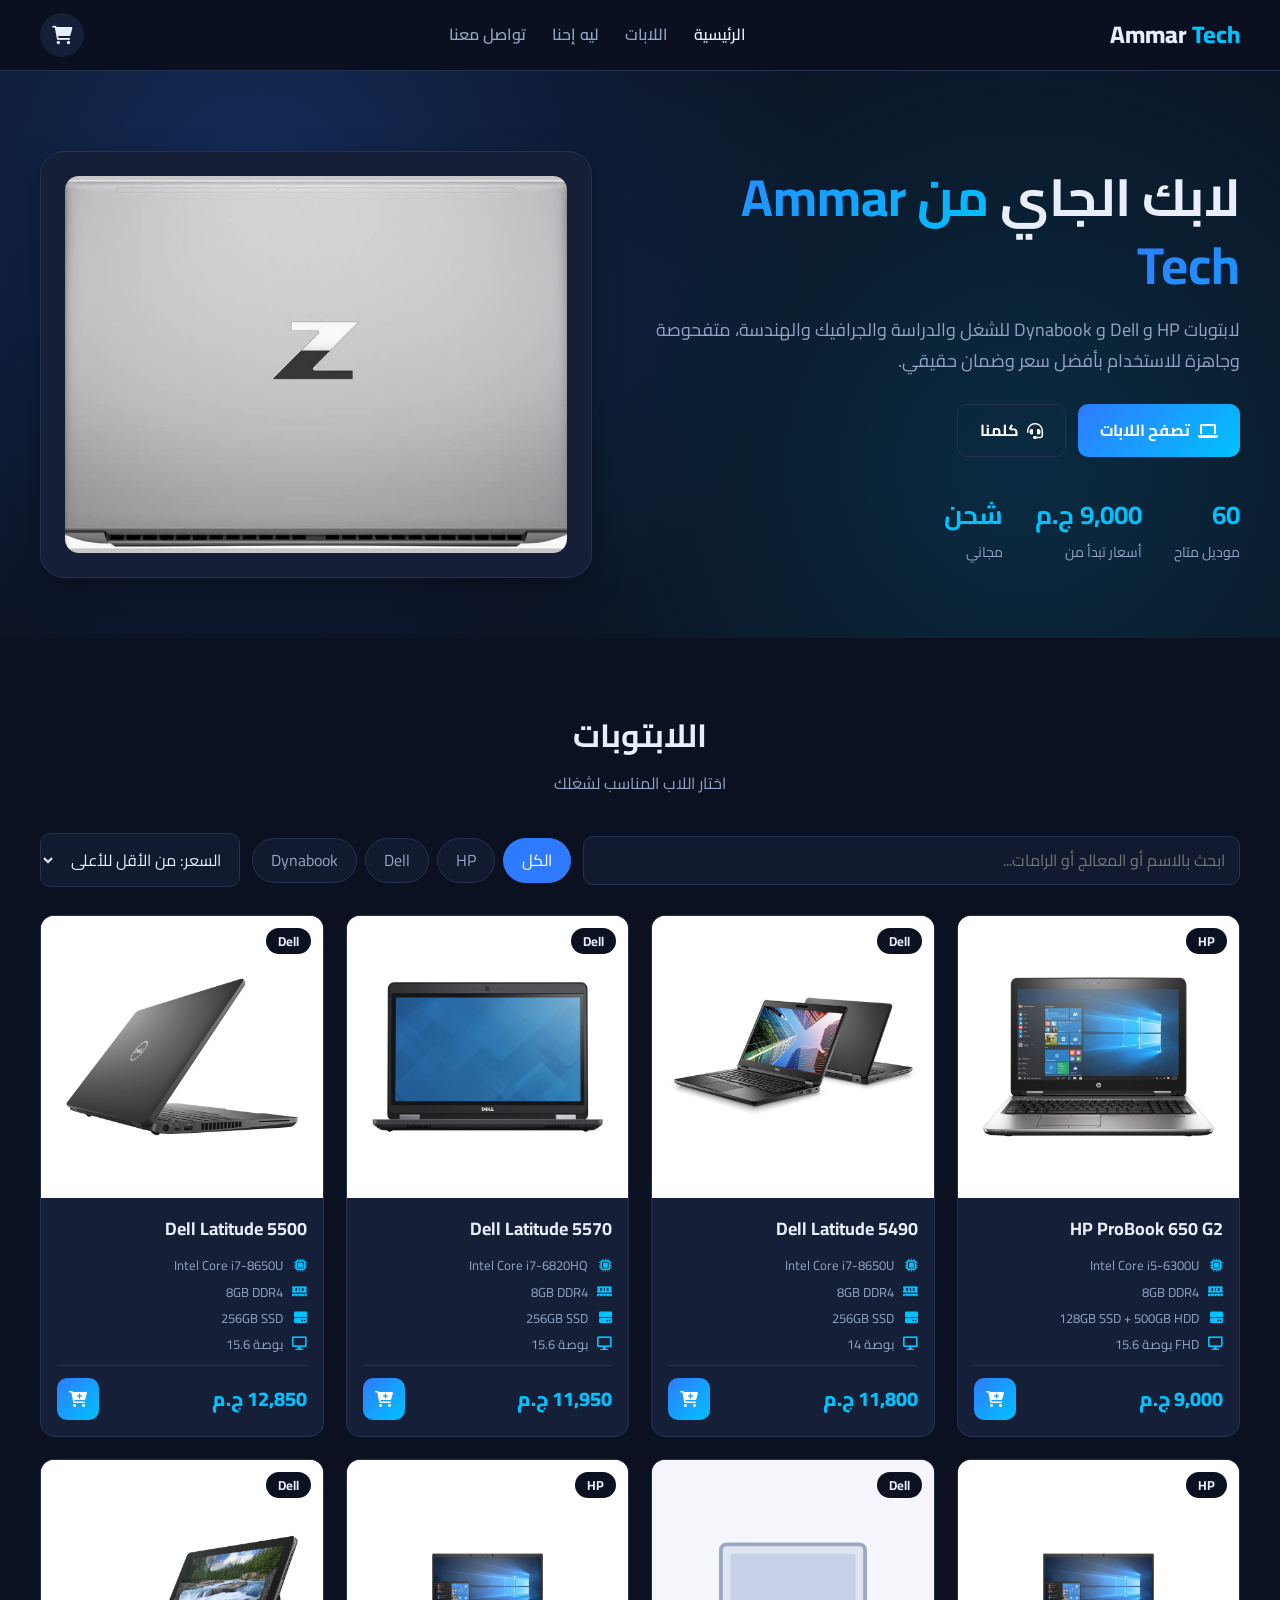
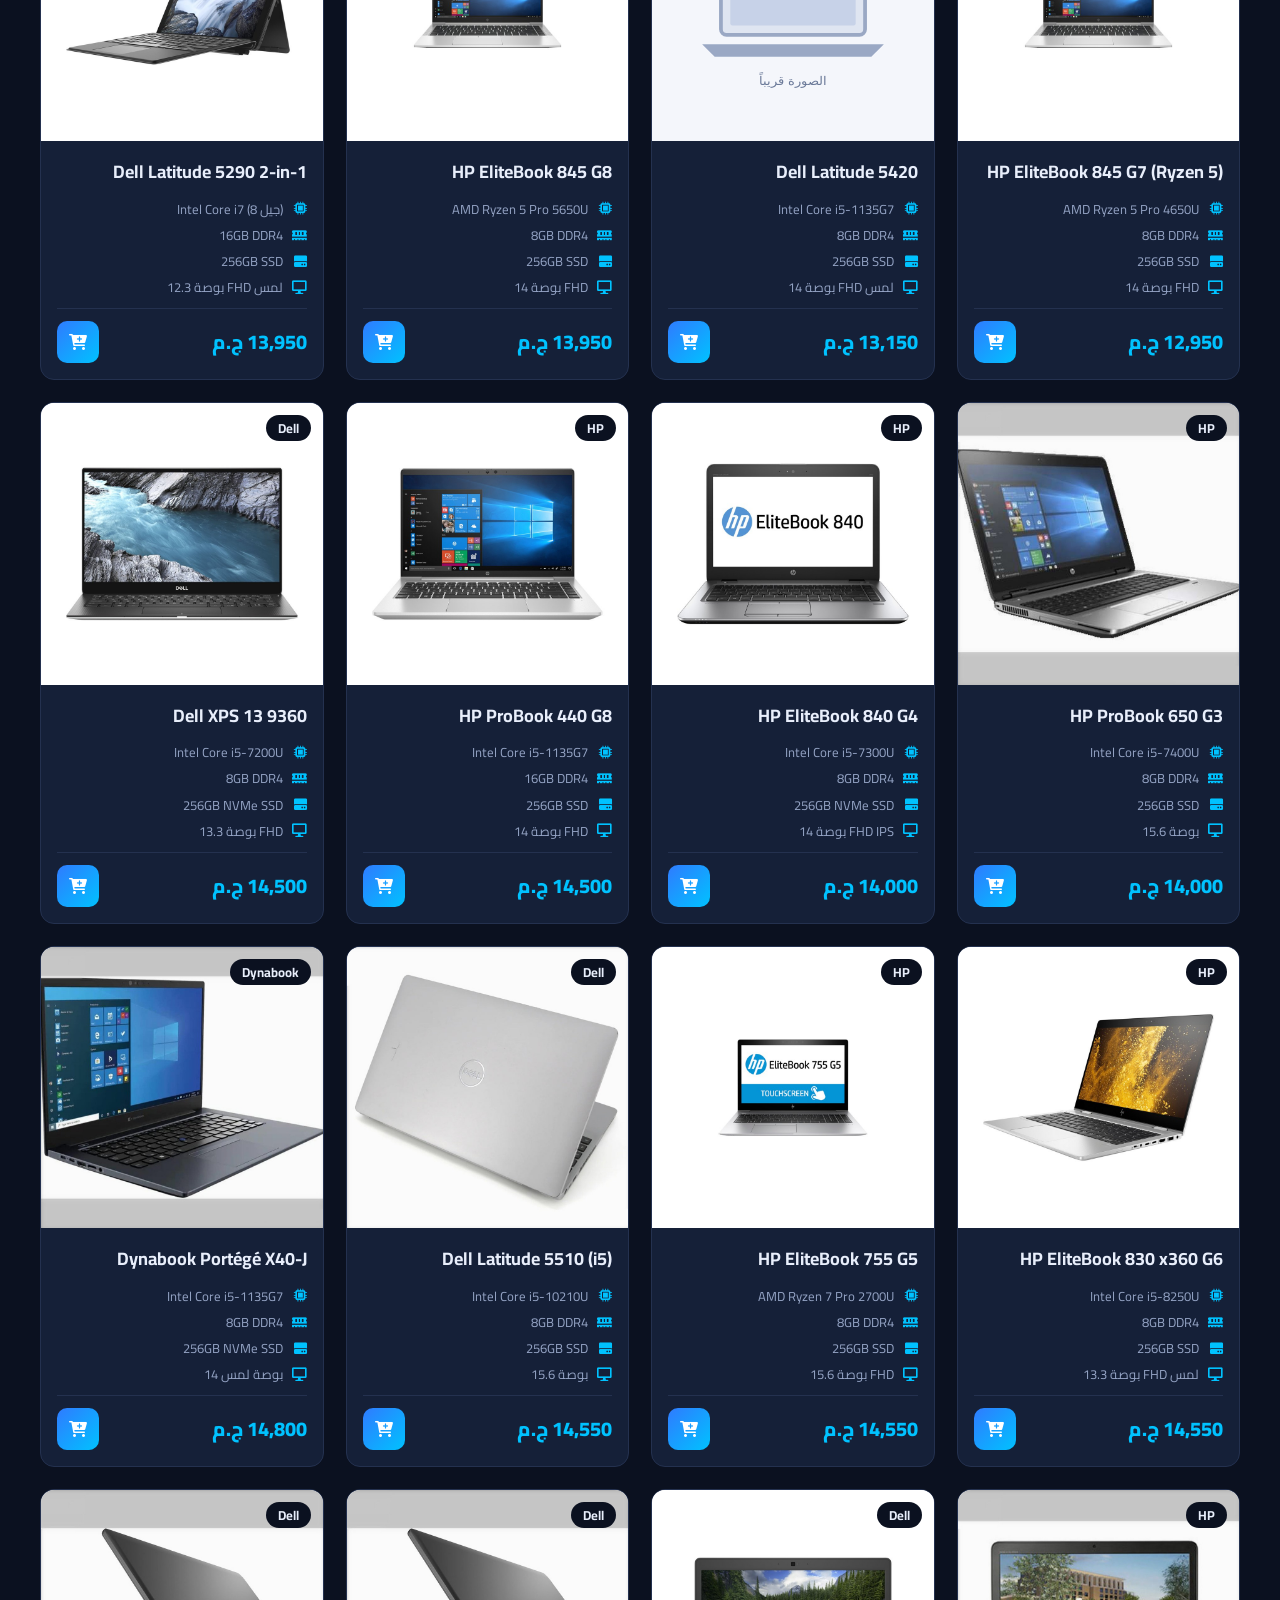
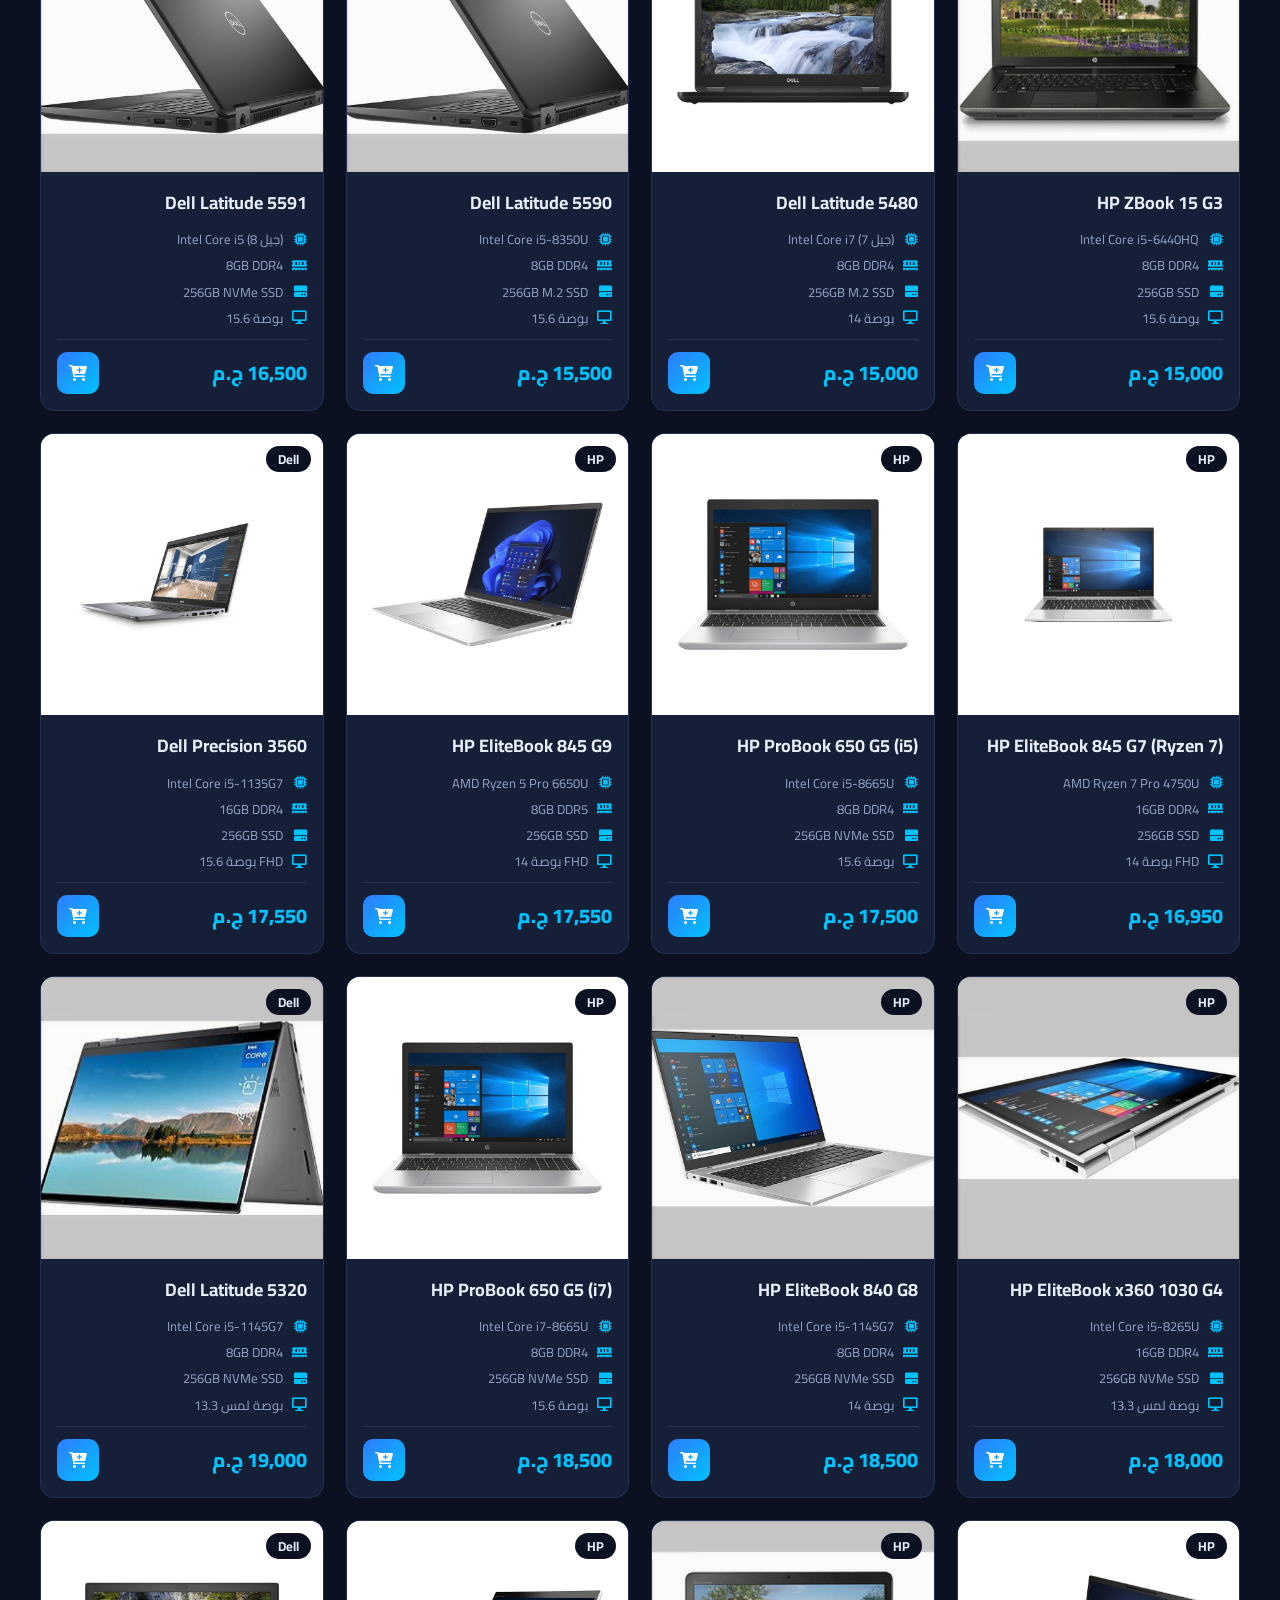
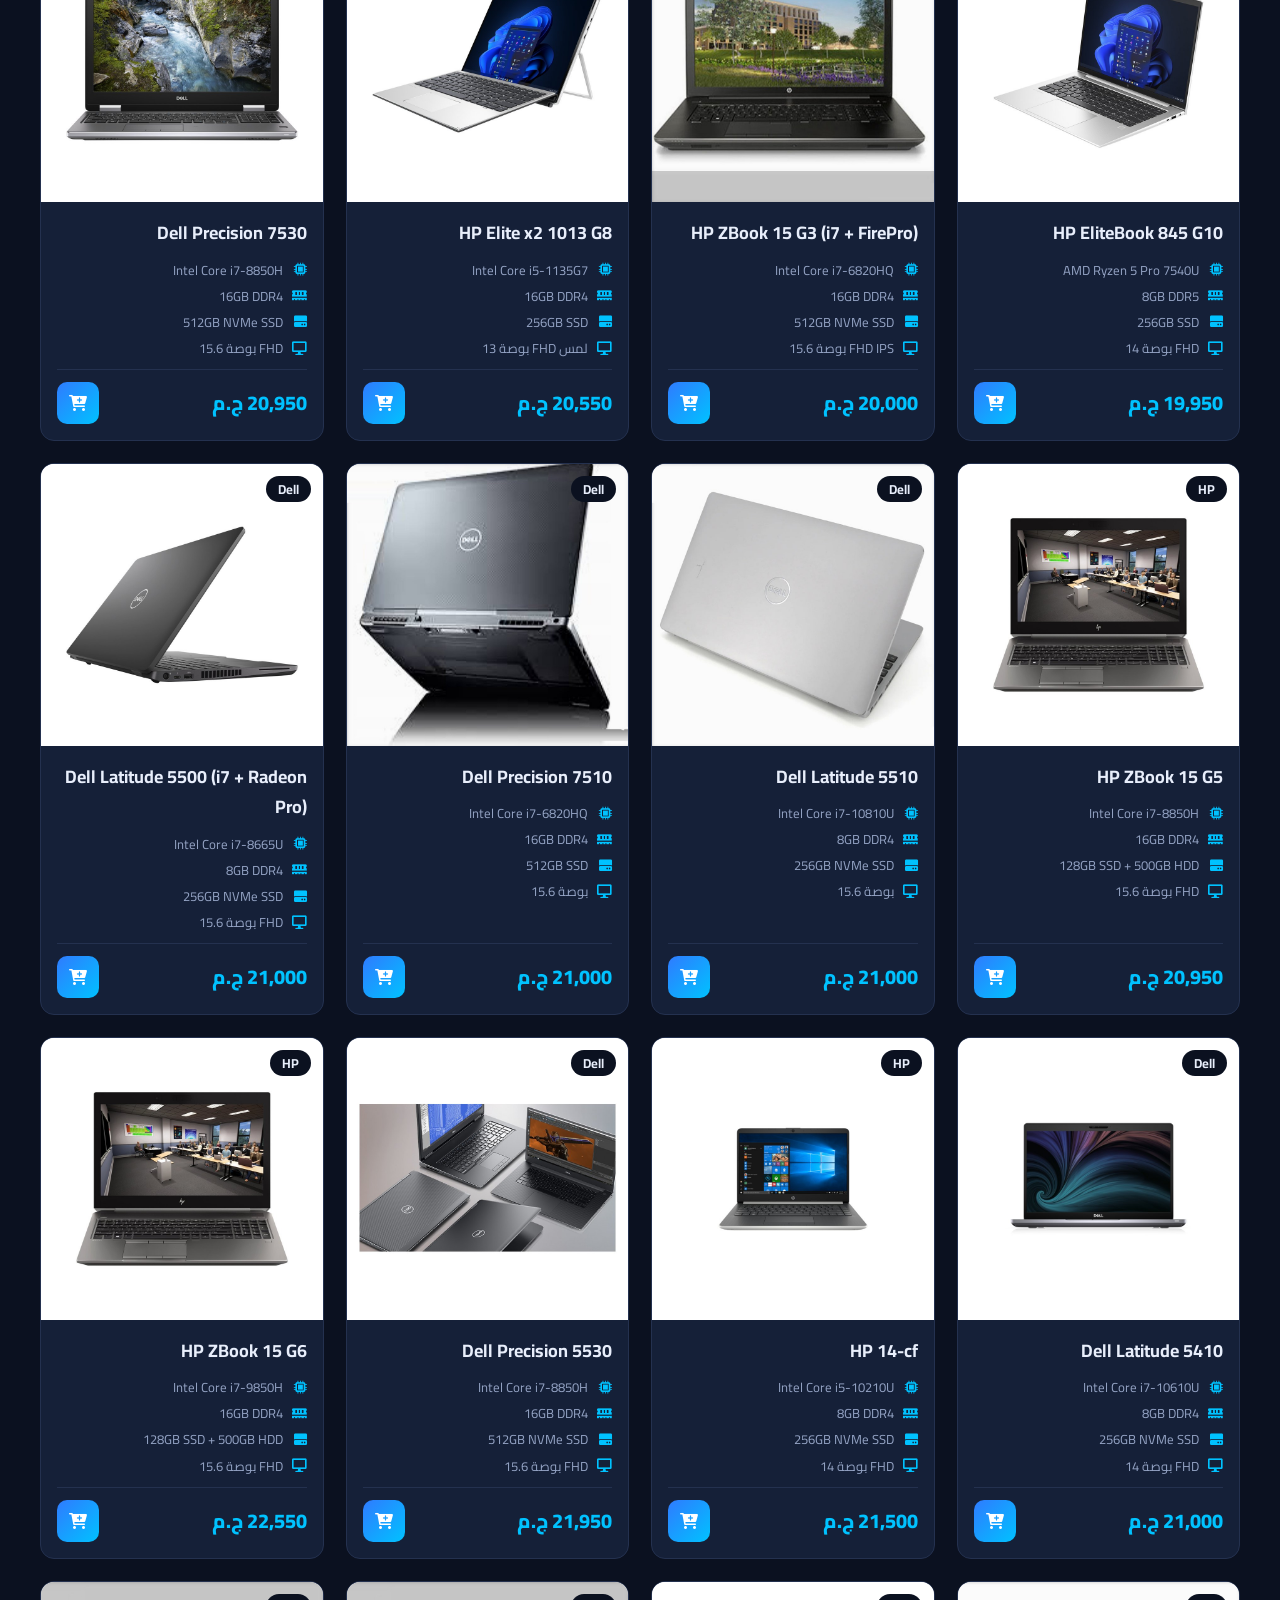
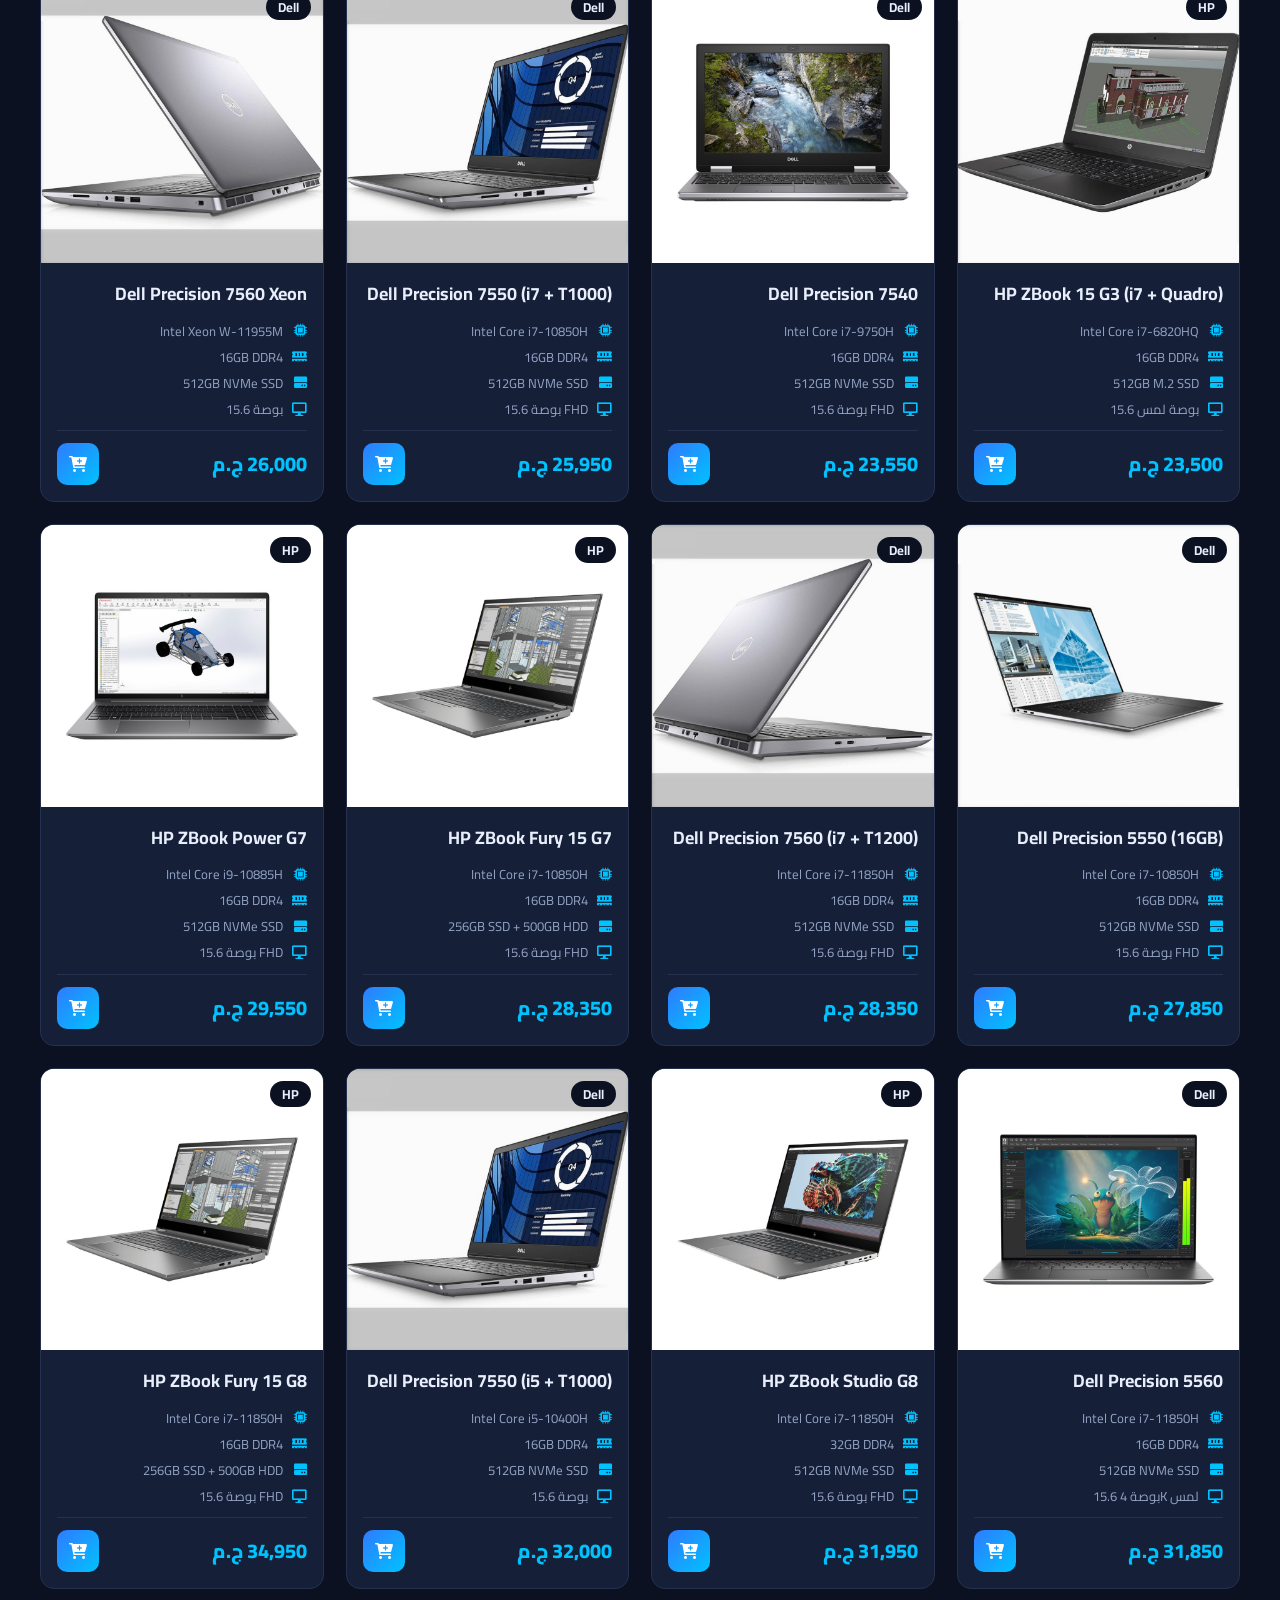
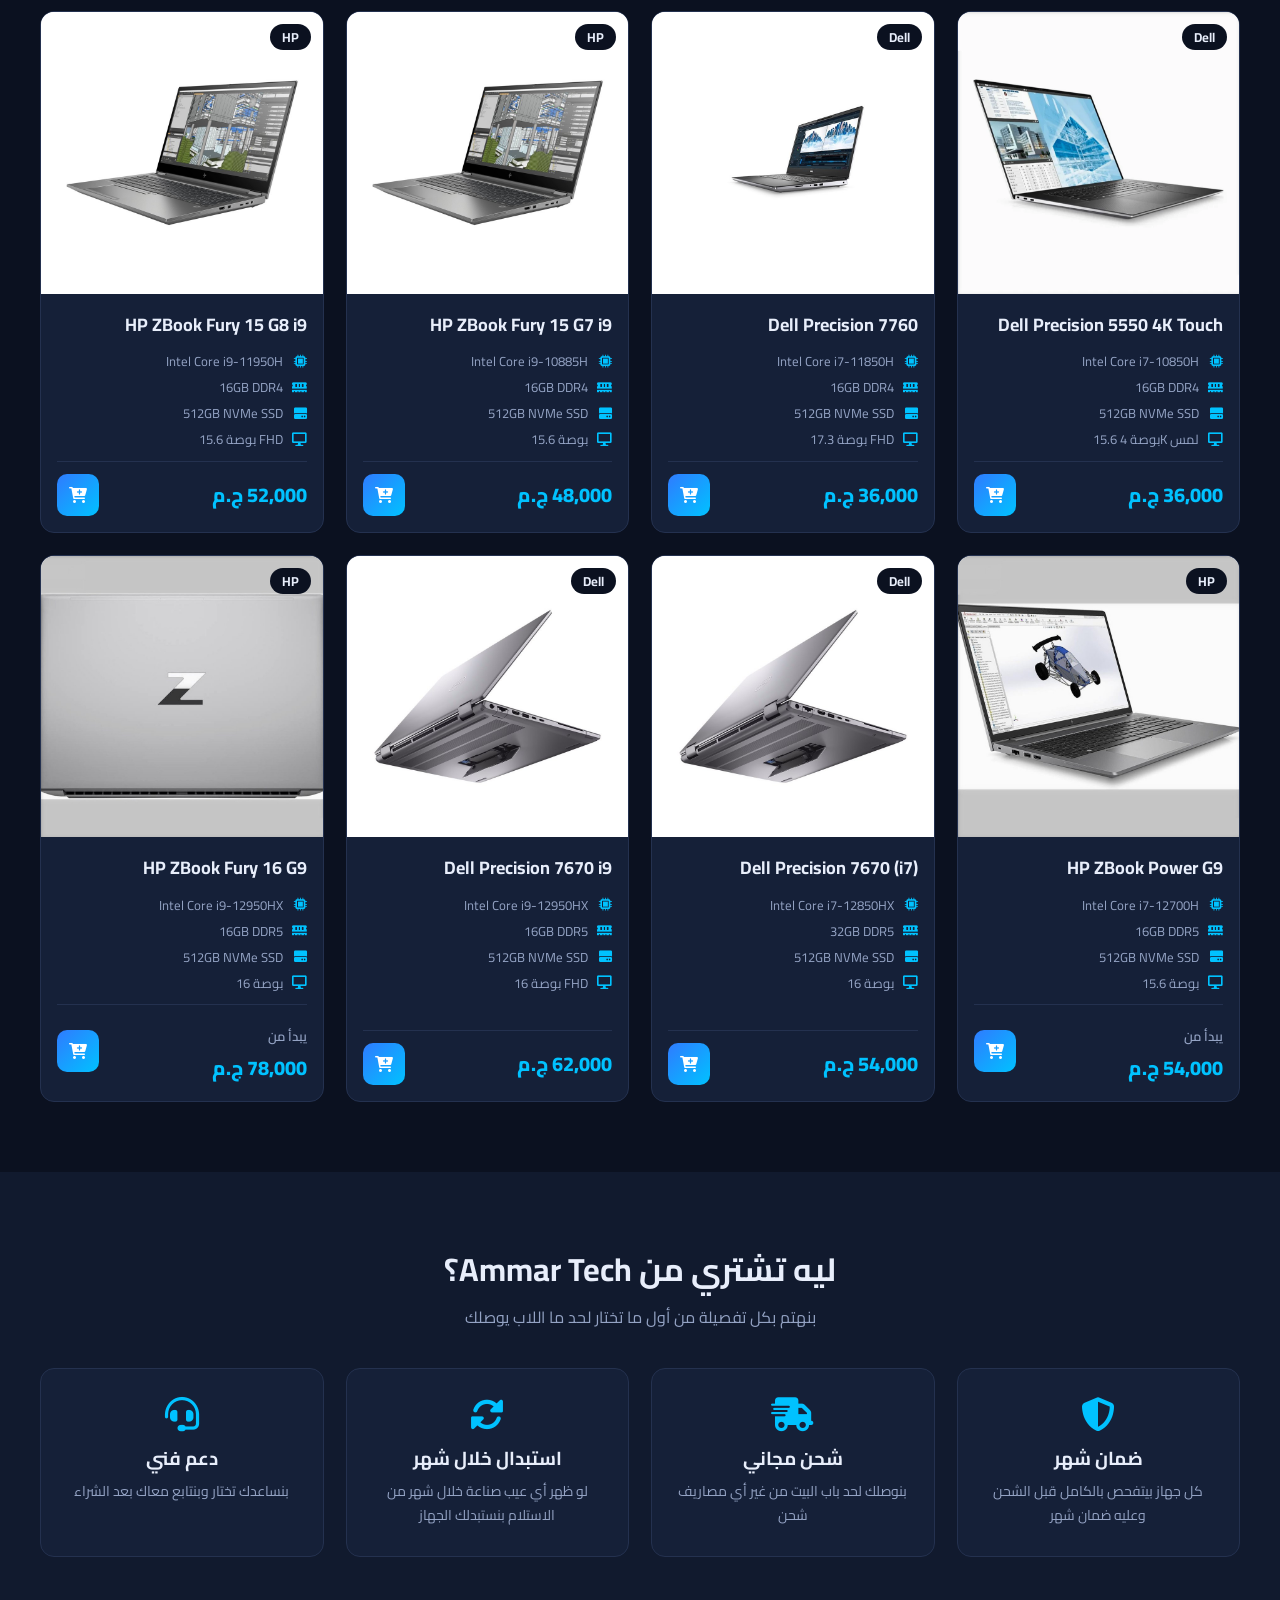
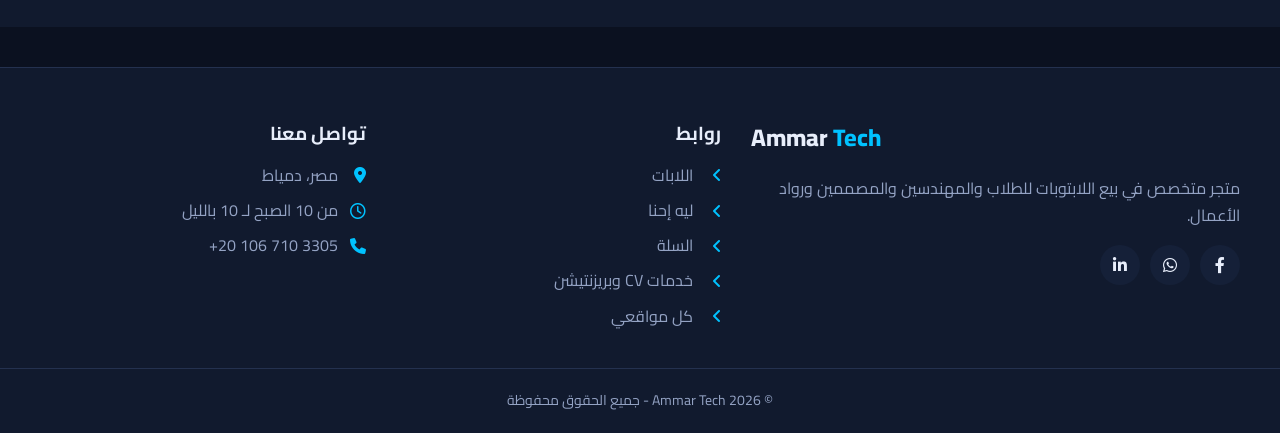
<file: index.html>
<!DOCTYPE html>
<html lang="ar" dir="rtl">
  <head>
    <meta charset="UTF-8" />
    <meta name="viewport" content="width=device-width, initial-scale=1.0" />
    <title>Ammar Tech | لابتوبات بأفضل سعر</title>
    <meta name="description" content="Ammar Tech - متجر لابتوبات HP و Dell و Dynabook بضمان وأفضل سعر في مصر" />
    <link rel="stylesheet" href="css/all.min.css" />
    <link rel="preconnect" href="https://fonts.googleapis.com" />
    <link rel="preconnect" href="https://fonts.gstatic.com" crossorigin />
    <link href="https://fonts.googleapis.com/css2?family=Cairo:wght@400;600;700;800&display=swap" rel="stylesheet" />
    <link rel="stylesheet" href="css/style.css?v=20261108b" />
  </head>
  <body>
    <!-- Start Header -->
    <header class="header">
      <div class="container">
        <a href="index.html" class="logo">Ammar <span>Tech</span></a>
        <nav class="nav">
          <a href="#home" class="active">الرئيسية</a>
          <a href="#laptops">اللابات</a>
          <a href="#why-us">ليه إحنا</a>
          <a href="#contact">تواصل معنا</a>
        </nav>
        <a href="cart.html" class="cart-link" title="السلة">
          <i class="fa-solid fa-cart-shopping"></i>
          <span class="cart-count"></span>
        </a>
      </div>
    </header>
    <!-- End Header -->

    <!-- Start Hero -->
    <section class="hero" id="home">
      <div class="container">
        <div>
          <h1>لابك الجاي <span>من Ammar Tech</span></h1>
          <p>
            لابتوبات HP و Dell و Dynabook للشغل والدراسة والجرافيك والهندسة، متفحوصة وجاهزة
            للاستخدام بأفضل سعر وضمان حقيقي.
          </p>
          <div class="actions">
            <a href="#laptops" class="btn"><i class="fa-solid fa-laptop"></i> تصفح اللابات</a>
            <a href="#contact" class="btn outline"><i class="fa-solid fa-headset"></i> كلمنا</a>
          </div>
          <div class="stats">
            <div><b id="count-laptops"></b><span>موديل متاح</span></div>
            <div><b id="min-price"></b><span>أسعار تبدأ من</span></div>
            <div><b>شحن</b><span>مجاني</span></div>
          </div>
        </div>
        <div class="hero-img">
          <img src="images/laptops/laptop-299-1.jpg" alt="HP ZBook Fury 16 G9" />
        </div>
      </div>
    </section>
    <!-- End Hero -->

    <!-- Start Laptops -->
    <section class="section" id="laptops">
      <div class="container">
        <h2 class="section-title">اللابتوبات</h2>
        <p class="section-sub">اختار اللاب المناسب لشغلك</p>
        <div class="filters">
          <input type="search" id="search" placeholder="ابحث بالاسم أو المعالج أو الرامات..." />
          <div class="chips" id="brand-chips"></div>
          <select id="sort" title="ترتيب">
            <option value="low">السعر: من الأقل للأعلى</option>
            <option value="high">السعر: من الأعلى للأقل</option>
          </select>
        </div>
        <div class="grid" id="laptops-grid"></div>
      </div>
    </section>
    <!-- End Laptops -->

    <!-- Start Why Us -->
    <section class="section features" id="why-us">
      <div class="container">
        <h2 class="section-title">ليه تشتري من Ammar Tech؟</h2>
        <p class="section-sub">بنهتم بكل تفصيلة من أول ما تختار لحد ما اللاب يوصلك</p>
        <div class="grid">
          <div class="feature">
            <i class="fa-solid fa-shield-halved"></i>
            <h3>ضمان شهر</h3>
            <p>كل جهاز بيتفحص بالكامل قبل الشحن وعليه ضمان شهر</p>
          </div>
          <div class="feature">
            <i class="fa-solid fa-truck-fast"></i>
            <h3>شحن مجاني</h3>
            <p>بنوصلك لحد باب البيت من غير أي مصاريف شحن</p>
          </div>
          <div class="feature">
            <i class="fa-solid fa-rotate"></i>
            <h3>استبدال خلال شهر</h3>
            <p>لو ظهر أي عيب صناعة خلال شهر من الاستلام بنستبدلك الجهاز</p>
          </div>
          <div class="feature">
            <i class="fa-solid fa-headset"></i>
            <h3>دعم فني</h3>
            <p>بنساعدك تختار وبنتابع معاك بعد الشراء</p>
          </div>
        </div>
      </div>
    </section>
    <!-- End Why Us -->

    <!-- Start Footer -->
    <footer class="footer" id="contact">
      <div class="container">
        <div>
          <h3 class="logo">Ammar <span>Tech</span></h3>
          <p>متجر متخصص في بيع اللابتوبات للطلاب والمهندسين والمصممين ورواد الأعمال.</p>
          <div class="social">
            <a href="https://www.facebook.com/amar.mosa.370" title="Facebook"><i class="fa-brands fa-facebook-f"></i></a>
            <a href="https://wa.me/201067103305" title="WhatsApp"><i class="fa-brands fa-whatsapp"></i></a>
            <a href="https://www.linkedin.com/in/ammar-mousa-a00bb8238/" title="LinkedIn"><i class="fa-brands fa-linkedin-in"></i></a>
          </div>
        </div>
        <div>
          <h3>روابط</h3>
          <ul>
            <li><i class="fa-solid fa-angle-left"></i><a href="#laptops">اللابات</a></li>
            <li><i class="fa-solid fa-angle-left"></i><a href="#why-us">ليه إحنا</a></li>
            <li><i class="fa-solid fa-angle-left"></i><a href="cart.html">السلة</a></li>
            <li><i class="fa-solid fa-angle-left"></i><a href="https://amarmousa.github.io/cv-services/">خدمات CV وبريزنتيشن</a></li>
            <li><i class="fa-solid fa-angle-left"></i><a href="https://amarmousa.github.io/">كل مواقعي</a></li>
          </ul>
        </div>
        <div>
          <h3>تواصل معنا</h3>
          <ul>
            <li><i class="fa-solid fa-location-dot"></i>مصر، دمياط</li>
            <li><i class="fa-regular fa-clock"></i>من 10 الصبح لـ 10 بالليل</li>
            <li><i class="fa-solid fa-phone"></i><span class="ltr">+20 106 710 3305</span></li>
          </ul>
        </div>
      </div>
      <p class="copyright">© <span class="year"></span> Ammar Tech - جميع الحقوق محفوظة</p>
    </footer>
    <!-- End Footer -->

    <script src="js/data.js?v=20261108b"></script>
    <script src="js/app.js?v=20261108b"></script>
    <script src="js/home.js?v=20261108b"></script>
  </body>
</html>
</file>
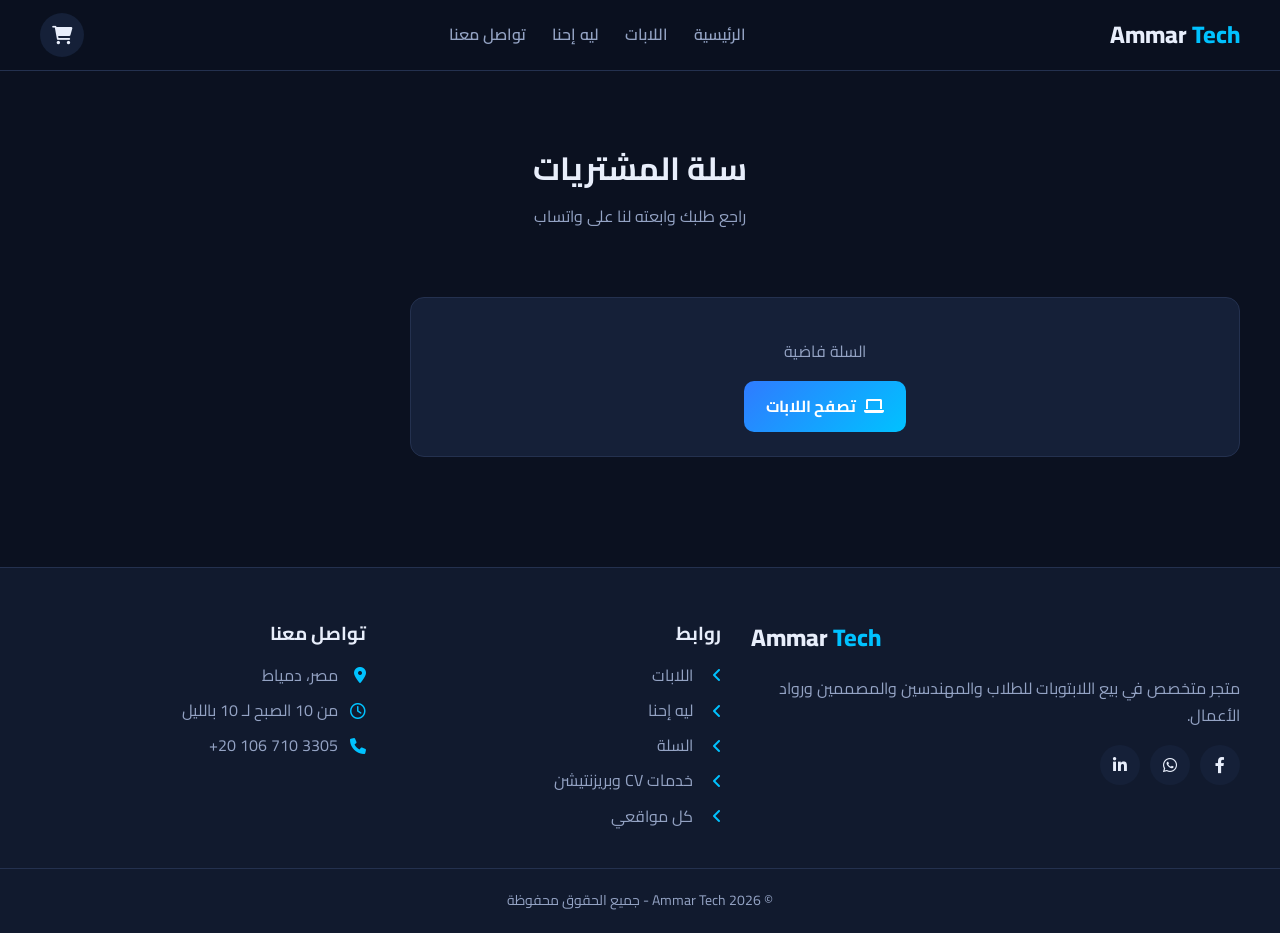
<file: cart.html>
<!DOCTYPE html>
<html lang="ar" dir="rtl">
  <head>
    <meta charset="UTF-8" />
    <meta name="viewport" content="width=device-width, initial-scale=1.0" />
    <title>السلة | Ammar Tech</title>
    <link rel="stylesheet" href="css/all.min.css" />
    <link rel="preconnect" href="https://fonts.googleapis.com" />
    <link rel="preconnect" href="https://fonts.gstatic.com" crossorigin />
    <link href="https://fonts.googleapis.com/css2?family=Cairo:wght@400;600;700;800&display=swap" rel="stylesheet" />
    <link rel="stylesheet" href="css/style.css?v=20261108b" />
  </head>
  <body>
    <!-- Start Header -->
    <header class="header">
      <div class="container">
        <a href="index.html" class="logo">Ammar <span>Tech</span></a>
        <nav class="nav">
          <a href="index.html#home">الرئيسية</a>
          <a href="index.html#laptops">اللابات</a>
          <a href="index.html#why-us">ليه إحنا</a>
          <a href="#contact">تواصل معنا</a>
        </nav>
        <a href="cart.html" class="cart-link" title="السلة">
          <i class="fa-solid fa-cart-shopping"></i>
          <span class="cart-count"></span>
        </a>
      </div>
    </header>
    <!-- End Header -->

    <main class="container section">
      <h1 class="section-title">سلة المشتريات</h1>
      <p class="section-sub">راجع طلبك وابعته لنا على واتساب</p>

      <div class="cart-layout">
        <div id="cart-items"></div>

        <aside class="panel summary" id="summary">
          <h2>ملخص الطلب</h2>
          <div class="row"><span>عدد الأجهزة</span><span id="sum-count"></span></div>
          <div class="row"><span>الشحن</span><span>مجاني</span></div>
          <div class="row"><span>الضمان</span><span>شهر</span></div>
          <div class="row total"><span>الإجمالي</span><span id="sum-total"></span></div>
          <form id="checkout">
            <input class="field" name="name" placeholder="الاسم" required />
            <input class="field" name="phone" type="tel" placeholder="رقم الموبايل" required />
            <input class="field" name="address" placeholder="العنوان" required />
            <button class="btn whatsapp block" type="submit">
              <i class="fa-brands fa-whatsapp"></i> تأكيد الطلب على واتساب
            </button>
          </form>
        </aside>
      </div>
    </main>

    <!-- Start Footer -->
    <footer class="footer" id="contact">
      <div class="container">
        <div>
          <h3 class="logo">Ammar <span>Tech</span></h3>
          <p>متجر متخصص في بيع اللابتوبات للطلاب والمهندسين والمصممين ورواد الأعمال.</p>
          <div class="social">
            <a href="https://www.facebook.com/amar.mosa.370" title="Facebook"><i class="fa-brands fa-facebook-f"></i></a>
            <a href="https://wa.me/201067103305" title="WhatsApp"><i class="fa-brands fa-whatsapp"></i></a>
            <a href="https://www.linkedin.com/in/ammar-mousa-a00bb8238/" title="LinkedIn"><i class="fa-brands fa-linkedin-in"></i></a>
          </div>
        </div>
        <div>
          <h3>روابط</h3>
          <ul>
            <li><i class="fa-solid fa-angle-left"></i><a href="index.html#laptops">اللابات</a></li>
            <li><i class="fa-solid fa-angle-left"></i><a href="index.html#why-us">ليه إحنا</a></li>
            <li><i class="fa-solid fa-angle-left"></i><a href="cart.html">السلة</a></li>
            <li><i class="fa-solid fa-angle-left"></i><a href="https://amarmousa.github.io/cv-services/">خدمات CV وبريزنتيشن</a></li>
            <li><i class="fa-solid fa-angle-left"></i><a href="https://amarmousa.github.io/">كل مواقعي</a></li>
          </ul>
        </div>
        <div>
          <h3>تواصل معنا</h3>
          <ul>
            <li><i class="fa-solid fa-location-dot"></i>مصر، دمياط</li>
            <li><i class="fa-regular fa-clock"></i>من 10 الصبح لـ 10 بالليل</li>
            <li><i class="fa-solid fa-phone"></i><span class="ltr">+20 106 710 3305</span></li>
          </ul>
        </div>
      </div>
      <p class="copyright">© <span class="year"></span> Ammar Tech - جميع الحقوق محفوظة</p>
    </footer>
    <!-- End Footer -->

    <script src="js/data.js?v=20261108b"></script>
    <script src="js/app.js?v=20261108b"></script>
    <script src="js/cart.js?v=20261108b"></script>
  </body>
</html>
</file>
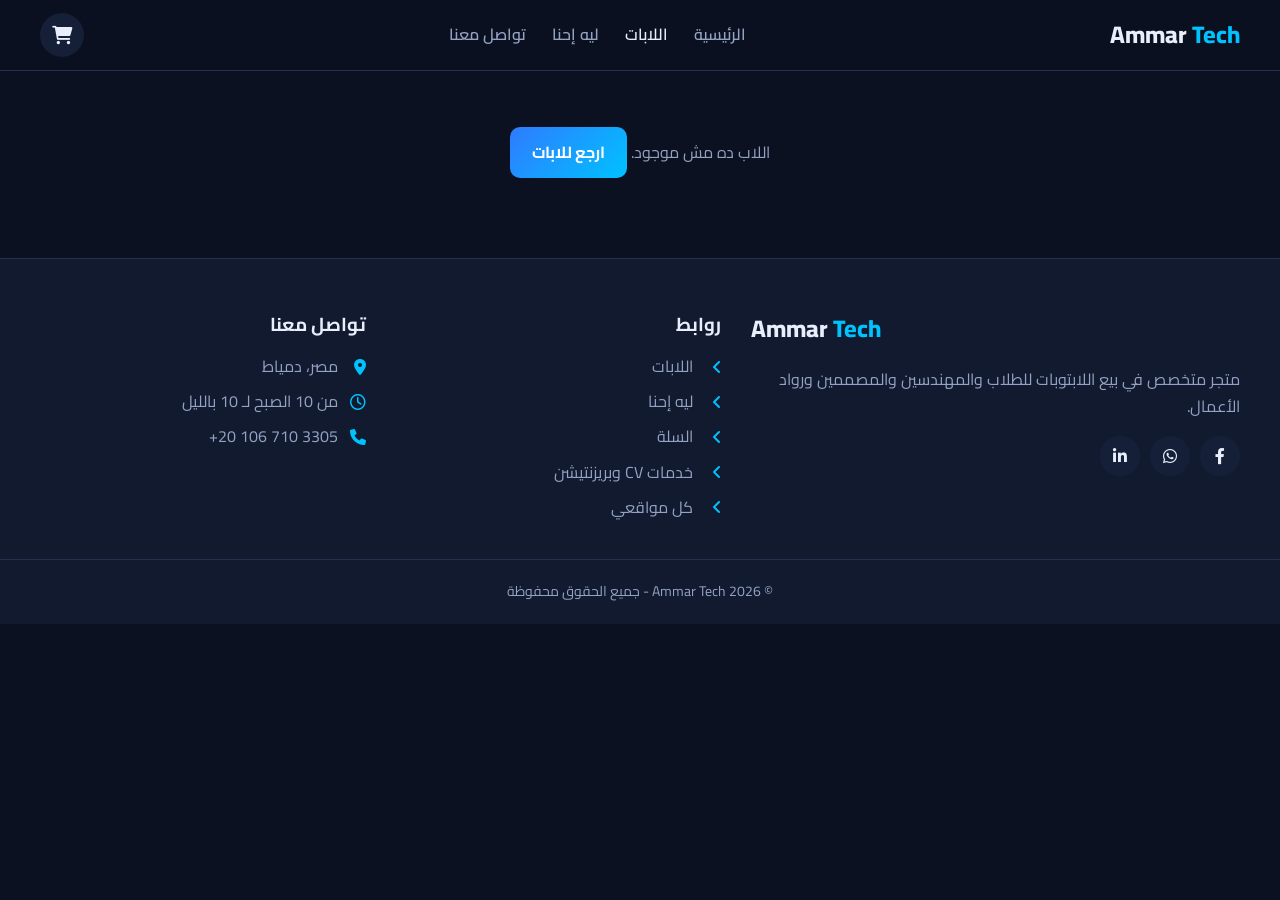
<file: product.html>
<!DOCTYPE html>
<html lang="ar" dir="rtl">
  <head>
    <meta charset="UTF-8" />
    <meta name="viewport" content="width=device-width, initial-scale=1.0" />
    <title>Ammar Tech</title>
    <link rel="stylesheet" href="css/all.min.css" />
    <link rel="preconnect" href="https://fonts.googleapis.com" />
    <link rel="preconnect" href="https://fonts.gstatic.com" crossorigin />
    <link href="https://fonts.googleapis.com/css2?family=Cairo:wght@400;600;700;800&display=swap" rel="stylesheet" />
    <link rel="stylesheet" href="css/style.css?v=20261108b" />
  </head>
  <body>
    <!-- Start Header -->
    <header class="header">
      <div class="container">
        <a href="index.html" class="logo">Ammar <span>Tech</span></a>
        <nav class="nav">
          <a href="index.html#home">الرئيسية</a>
          <a href="index.html#laptops" class="active">اللابات</a>
          <a href="index.html#why-us">ليه إحنا</a>
          <a href="#contact">تواصل معنا</a>
        </nav>
        <a href="cart.html" class="cart-link" title="السلة">
          <i class="fa-solid fa-cart-shopping"></i>
          <span class="cart-count"></span>
        </a>
      </div>
    </header>
    <!-- End Header -->

    <main class="container" id="product-page">
      <div class="breadcrumb">
        <a href="index.html">الرئيسية</a> / <a href="index.html#laptops">اللابات</a> / <span id="crumb-name"></span>
      </div>

      <div class="product">
        <div class="gallery">
          <div class="main-img"><img id="main-img" src="" alt="" /></div>
          <div class="thumbs" id="thumbs"></div>
        </div>

        <div class="info">
          <span class="brand" id="brand"></span>
          <h1 id="name"></h1>
          <span class="price" id="price"></span>
          <span class="stock" id="stock"></span>
          <p class="desc" id="desc"></p>

          <div class="options" id="variant-box" hidden>
            <label for="variant">اختار المواصفات</label>
            <select class="field" id="variant"></select>
          </div>

          <div class="options">
            <label>الكمية</label>
            <div class="qty">
              <button type="button" id="qty-plus">+</button>
              <span id="qty">1</span>
              <button type="button" id="qty-minus">−</button>
            </div>
          </div>

          <div class="buy">
            <button class="btn" id="add-cart"><i class="fa-solid fa-cart-plus"></i> أضف للسلة</button>
            <a class="btn whatsapp" id="order-wa" target="_blank" rel="noopener">
              <i class="fa-brands fa-whatsapp"></i> اطلب واتساب
            </a>
          </div>

          <ul class="policy">
            <li><i class="fa-solid fa-shield-halved"></i>ضمان شهر من تاريخ الاستلام</li>
            <li><i class="fa-solid fa-truck-fast"></i>شحن مجاني</li>
            <li><i class="fa-solid fa-rotate"></i>استبدال خلال شهر في حالة وجود عيب صناعة</li>
          </ul>
        </div>
      </div>

      <div class="panel">
        <h2>المواصفات</h2>
        <table class="specs-table"><tbody id="specs"></tbody></table>
      </div>

      <div class="panel" id="features-box">
        <h2>المميزات</h2>
        <ul class="feature-list" id="features"></ul>
      </div>
    </main>

    <!-- Start Footer -->
    <footer class="footer" id="contact">
      <div class="container">
        <div>
          <h3 class="logo">Ammar <span>Tech</span></h3>
          <p>متجر متخصص في بيع اللابتوبات للطلاب والمهندسين والمصممين ورواد الأعمال.</p>
          <div class="social">
            <a href="https://www.facebook.com/amar.mosa.370" title="Facebook"><i class="fa-brands fa-facebook-f"></i></a>
            <a href="https://wa.me/201067103305" title="WhatsApp"><i class="fa-brands fa-whatsapp"></i></a>
            <a href="https://www.linkedin.com/in/ammar-mousa-a00bb8238/" title="LinkedIn"><i class="fa-brands fa-linkedin-in"></i></a>
          </div>
        </div>
        <div>
          <h3>روابط</h3>
          <ul>
            <li><i class="fa-solid fa-angle-left"></i><a href="index.html#laptops">اللابات</a></li>
            <li><i class="fa-solid fa-angle-left"></i><a href="index.html#why-us">ليه إحنا</a></li>
            <li><i class="fa-solid fa-angle-left"></i><a href="cart.html">السلة</a></li>
            <li><i class="fa-solid fa-angle-left"></i><a href="https://amarmousa.github.io/cv-services/">خدمات CV وبريزنتيشن</a></li>
            <li><i class="fa-solid fa-angle-left"></i><a href="https://amarmousa.github.io/">كل مواقعي</a></li>
          </ul>
        </div>
        <div>
          <h3>تواصل معنا</h3>
          <ul>
            <li><i class="fa-solid fa-location-dot"></i>مصر، دمياط</li>
            <li><i class="fa-regular fa-clock"></i>من 10 الصبح لـ 10 بالليل</li>
            <li><i class="fa-solid fa-phone"></i><span class="ltr">+20 106 710 3305</span></li>
          </ul>
        </div>
      </div>
      <p class="copyright">© <span class="year"></span> Ammar Tech - جميع الحقوق محفوظة</p>
    </footer>
    <!-- End Footer -->

    <script src="js/data.js?v=20261108b"></script>
    <script src="js/app.js?v=20261108b"></script>
    <script src="js/product.js?v=20261108b"></script>
  </body>
</html>
</file>
<file: css/style.css>
:root {
  --bg: #0b1120;
  --bg-2: #111a2e;
  --card: #152038;
  --line: #24314f;
  --text: #e8eefb;
  --muted: #94a3c4;
  --main: #2f7bff;
  --main-2: #00c2ff;
  --ok: #22c55e;
  --danger: #ef4444;
  --radius: 14px;
  --shadow: 0 10px 30px rgba(0, 0, 0, 0.35);
}

* {
  box-sizing: border-box;
}

html {
  scroll-behavior: smooth;
}

body {
  margin: 0;
  font-family: "Cairo", sans-serif;
  background: var(--bg);
  color: var(--text);
  line-height: 1.7;
}

a {
  color: inherit;
  text-decoration: none;
}

img {
  max-width: 100%;
  display: block;
}

ul {
  list-style: none;
  margin: 0;
  padding: 0;
}

.container {
  width: min(1200px, 100% - 32px);
  margin-inline: auto;
}

.btn {
  display: inline-flex;
  align-items: center;
  justify-content: center;
  gap: 8px;
  padding: 12px 22px;
  border: 0;
  border-radius: 10px;
  background: linear-gradient(135deg, var(--main), var(--main-2));
  color: #fff;
  font: inherit;
  font-weight: 700;
  cursor: pointer;
  transition: transform 0.2s, box-shadow 0.2s;
}

.btn:hover {
  transform: translateY(-2px);
  box-shadow: 0 8px 20px rgba(47, 123, 255, 0.35);
}

.btn.outline {
  background: transparent;
  border: 1px solid var(--line);
}

.btn.whatsapp {
  background: #25d366;
}

.btn.block {
  width: 100%;
}

/* Header */
.header {
  position: sticky;
  top: 0;
  z-index: 50;
  background: rgba(11, 17, 32, 0.9);
  backdrop-filter: blur(10px);
  border-bottom: 1px solid var(--line);
}

.header .container {
  display: flex;
  align-items: center;
  justify-content: space-between;
  gap: 16px;
  height: 70px;
}

.logo {
  font-size: 24px;
  font-weight: 800;
  direction: ltr;
  white-space: nowrap;
}

.logo span {
  color: var(--main-2);
}

.nav {
  display: flex;
  gap: 26px;
}

.nav a {
  color: var(--muted);
  font-weight: 600;
  transition: color 0.2s;
}

.nav a:hover,
.nav a.active {
  color: var(--text);
}

.cart-link {
  position: relative;
  display: grid;
  place-items: center;
  width: 44px;
  height: 44px;
  border-radius: 50%;
  background: var(--card);
  font-size: 18px;
}

.cart-count {
  position: absolute;
  top: -4px;
  left: -4px;
  min-width: 20px;
  height: 20px;
  padding: 0 5px;
  border-radius: 10px;
  background: var(--main);
  font-size: 12px;
  font-weight: 700;
  display: grid;
  place-items: center;
}

.cart-count:empty {
  display: none;
}

/* Hero */
.hero {
  padding: 80px 0 60px;
  background: radial-gradient(circle at 20% 20%, rgba(47, 123, 255, 0.25), transparent 50%),
    radial-gradient(circle at 80% 70%, rgba(0, 194, 255, 0.15), transparent 50%);
}

.hero .container {
  display: grid;
  grid-template-columns: 1.1fr 1fr;
  align-items: center;
  gap: 40px;
}

.hero h1 {
  font-size: clamp(32px, 5vw, 52px);
  line-height: 1.3;
  margin: 0 0 16px;
}

.hero h1 span {
  background: linear-gradient(135deg, var(--main), var(--main-2));
  -webkit-background-clip: text;
  background-clip: text;
  color: transparent;
}

.hero p {
  color: var(--muted);
  font-size: 18px;
  margin: 0 0 28px;
}

.hero .actions {
  display: flex;
  gap: 12px;
  flex-wrap: wrap;
}

.hero-img {
  background: var(--card);
  border: 1px solid var(--line);
  border-radius: 24px;
  padding: 24px;
  box-shadow: var(--shadow);
}

.hero-img img {
  border-radius: 14px;
  aspect-ratio: 4 / 3;
  object-fit: cover;
  width: 100%;
}

.stats {
  display: flex;
  gap: 32px;
  margin-top: 36px;
}

.stats b {
  display: block;
  font-size: 26px;
  color: var(--main-2);
}

.stats span {
  color: var(--muted);
  font-size: 14px;
}

/* Sections */
.section {
  padding: 70px 0;
}

.section-title {
  text-align: center;
  margin: 0 0 8px;
  font-size: 32px;
}

.section-sub {
  text-align: center;
  color: var(--muted);
  margin: 0 0 36px;
}

/* Filters */
.filters {
  display: flex;
  flex-wrap: wrap;
  gap: 12px;
  align-items: center;
  margin-bottom: 28px;
}

.filters input,
.filters select,
.field {
  font: inherit;
  color: var(--text);
  background: var(--bg-2);
  border: 1px solid var(--line);
  border-radius: 10px;
  padding: 10px 14px;
}

.filters input {
  flex: 1 1 240px;
}

.chips {
  display: flex;
  gap: 8px;
  flex-wrap: wrap;
}

.chip {
  font: inherit;
  padding: 8px 18px;
  border-radius: 999px;
  border: 1px solid var(--line);
  background: var(--bg-2);
  color: var(--muted);
  cursor: pointer;
}

.chip.active {
  background: var(--main);
  border-color: var(--main);
  color: #fff;
}

/* Product grid */
.grid {
  display: grid;
  grid-template-columns: repeat(auto-fill, minmax(260px, 1fr));
  gap: 22px;
}

.card {
  display: flex;
  flex-direction: column;
  background: var(--card);
  border: 1px solid var(--line);
  border-radius: var(--radius);
  overflow: hidden;
  transition: transform 0.25s, box-shadow 0.25s, border-color 0.25s;
}

.card:hover {
  transform: translateY(-6px);
  border-color: var(--main);
  box-shadow: var(--shadow);
}

.card .thumb {
  position: relative;
  background: #fff;
  aspect-ratio: 4 / 3;
}

.card .thumb img {
  width: 100%;
  height: 100%;
  object-fit: contain;
}

.badge {
  position: absolute;
  top: 12px;
  right: 12px;
  padding: 2px 12px;
  border-radius: 999px;
  background: var(--bg);
  font-size: 13px;
  font-weight: 700;
}

.card .body {
  display: flex;
  flex-direction: column;
  flex: 1;
  padding: 16px;
  gap: 10px;
}

.card h3 {
  margin: 0;
  font-size: 18px;
  direction: ltr;
  text-align: right;
}

.mini-specs {
  display: grid;
  gap: 4px;
  font-size: 13px;
  color: var(--muted);
}

.mini-specs li {
  display: flex;
  gap: 8px;
  align-items: center;
}

.mini-specs i {
  width: 16px;
  color: var(--main-2);
}

.mini-specs span {
  direction: ltr;
}

.card .foot {
  margin-top: auto;
  display: flex;
  align-items: center;
  justify-content: space-between;
  gap: 8px;
  padding-top: 12px;
  border-top: 1px solid var(--line);
}

.price {
  font-size: 20px;
  font-weight: 800;
  color: var(--main-2);
}

.price small {
  font-size: 13px;
  color: var(--muted);
  font-weight: 600;
}

.icon-btn {
  width: 42px;
  height: 42px;
  padding: 0;
  border-radius: 10px;
}

.empty {
  text-align: center;
  color: var(--muted);
  padding: 40px 0;
}

/* Features */
.features {
  background: var(--bg-2);
}

.features .grid {
  grid-template-columns: repeat(auto-fit, minmax(220px, 1fr));
}

.feature {
  text-align: center;
  padding: 28px 20px;
  background: var(--card);
  border: 1px solid var(--line);
  border-radius: var(--radius);
}

.feature i {
  font-size: 34px;
  color: var(--main-2);
  margin-bottom: 12px;
}

.feature h3 {
  margin: 0 0 6px;
}

.feature p {
  margin: 0;
  color: var(--muted);
  font-size: 14px;
}

/* Product page */
.breadcrumb {
  color: var(--muted);
  font-size: 14px;
  margin: 24px 0;
}

.breadcrumb a:hover {
  color: var(--text);
}

.product {
  display: grid;
  grid-template-columns: 1fr 1fr;
  gap: 40px;
  align-items: start;
}

.gallery .main-img {
  background: #fff;
  border-radius: var(--radius);
  aspect-ratio: 4 / 3;
  overflow: hidden;
}

.gallery .main-img img {
  width: 100%;
  height: 100%;
  object-fit: contain;
}

.thumbs {
  display: flex;
  gap: 10px;
  margin-top: 12px;
  overflow-x: auto;
}

.thumbs img {
  width: 80px;
  height: 64px;
  object-fit: contain;
  background: #fff;
  border-radius: 8px;
  border: 2px solid transparent;
  cursor: pointer;
  flex-shrink: 0;
}

.thumbs img.active {
  border-color: var(--main);
}

.info h1 {
  margin: 0;
  direction: ltr;
  text-align: right;
  font-size: 30px;
}

.info .brand {
  color: var(--muted);
}

.info .price {
  font-size: 30px;
  display: block;
  margin: 12px 0;
}

.info .desc {
  color: var(--muted);
}

.stock {
  color: var(--ok);
  font-weight: 700;
}

.stock.out {
  color: var(--danger);
}

.options {
  margin: 20px 0;
}

.options label {
  display: block;
  font-weight: 700;
  margin-bottom: 8px;
}

.qty {
  display: inline-flex;
  align-items: center;
  border: 1px solid var(--line);
  border-radius: 10px;
  overflow: hidden;
}

.qty button {
  width: 40px;
  height: 44px;
  border: 0;
  background: var(--bg-2);
  color: var(--text);
  font-size: 18px;
  cursor: pointer;
}

.qty span {
  min-width: 44px;
  text-align: center;
  font-weight: 700;
}

.buy {
  display: flex;
  gap: 12px;
  flex-wrap: wrap;
  margin-top: 20px;
}

.buy .btn {
  flex: 1 1 180px;
}

.policy {
  display: grid;
  gap: 8px;
  margin-top: 20px;
  padding: 16px;
  border: 1px solid var(--line);
  border-radius: var(--radius);
  background: var(--bg-2);
  font-size: 14px;
}

.policy li {
  display: flex;
  gap: 10px;
  align-items: center;
}

.policy i {
  width: 18px;
  color: var(--main-2);
}

.specs-table {
  width: 100%;
  border-collapse: collapse;
  margin-top: 10px;
}

.specs-table th,
.specs-table td {
  padding: 12px 14px;
  border-bottom: 1px solid var(--line);
  text-align: right;
}

.specs-table th {
  width: 40%;
  color: var(--muted);
  font-weight: 600;
}

.specs-table td {
  direction: ltr;
  text-align: right;
}

.panel {
  background: var(--card);
  border: 1px solid var(--line);
  border-radius: var(--radius);
  padding: 24px;
  margin-top: 30px;
}

.panel h2 {
  margin: 0 0 10px;
  font-size: 22px;
}

.feature-list li {
  padding: 8px 0;
  display: flex;
  gap: 10px;
}

.feature-list i {
  color: var(--ok);
  margin-top: 6px;
}

/* Cart */
.cart-layout {
  display: grid;
  grid-template-columns: 1fr 340px;
  gap: 30px;
  align-items: start;
}

.cart-item {
  display: grid;
  grid-template-columns: 110px 1fr auto;
  gap: 16px;
  align-items: center;
  padding: 16px;
  background: var(--card);
  border: 1px solid var(--line);
  border-radius: var(--radius);
  margin-bottom: 14px;
}

.cart-item img {
  background: #fff;
  border-radius: 10px;
  aspect-ratio: 4 / 3;
  object-fit: contain;
}

.cart-item h3 {
  margin: 0;
  font-size: 17px;
  direction: ltr;
  text-align: right;
}

.cart-item .variant {
  color: var(--muted);
  font-size: 13px;
  direction: ltr;
  text-align: right;
}

.cart-item .end {
  display: flex;
  flex-direction: column;
  align-items: flex-end;
  gap: 10px;
}

.remove {
  background: none;
  border: 0;
  color: var(--danger);
  cursor: pointer;
  font: inherit;
  font-size: 14px;
}

.summary {
  position: sticky;
  top: 90px;
}

.summary .row {
  display: flex;
  justify-content: space-between;
  padding: 8px 0;
  color: var(--muted);
}

.summary .row.total {
  color: var(--text);
  font-size: 20px;
  font-weight: 800;
  border-top: 1px solid var(--line);
  margin-top: 8px;
  padding-top: 14px;
}

.summary form {
  display: grid;
  gap: 10px;
  margin-top: 16px;
}

/* Toast */
.toast {
  position: fixed;
  bottom: 24px;
  left: 50%;
  transform: translate(-50%, 120px);
  background: var(--ok);
  color: #fff;
  padding: 12px 24px;
  border-radius: 10px;
  font-weight: 700;
  transition: transform 0.3s;
  z-index: 100;
}

.toast.show {
  transform: translate(-50%, 0);
}

/* Footer */
.footer {
  background: var(--bg-2);
  border-top: 1px solid var(--line);
  padding: 50px 0 20px;
  margin-top: 40px;
}

.footer .container {
  display: grid;
  grid-template-columns: 1.5fr 1fr 1fr;
  gap: 30px;
}

.footer h3 {
  margin: 0 0 12px;
}

.footer p,
.footer li {
  color: var(--muted);
}

.footer li {
  display: flex;
  gap: 10px;
  align-items: center;
  margin-bottom: 8px;
}

.footer li i {
  color: var(--main-2);
  width: 18px;
}

.footer .ltr {
  direction: ltr;
}

.social {
  display: flex;
  gap: 10px;
  margin-top: 14px;
}

.social a {
  width: 40px;
  height: 40px;
  border-radius: 50%;
  background: var(--card);
  display: grid;
  place-items: center;
  transition: background 0.2s;
}

.social a:hover {
  background: var(--main);
}

.copyright {
  text-align: center;
  color: var(--muted);
  font-size: 14px;
  margin: 30px 0 0;
  padding-top: 20px;
  border-top: 1px solid var(--line);
}

/* Responsive */
@media (max-width: 900px) {
  .hero .container,
  .product,
  .cart-layout,
  .footer .container {
    grid-template-columns: 1fr;
  }

  /* let grid columns shrink instead of growing to fit wide content like the thumbs row */
  .hero .container > *,
  .product > *,
  .cart-layout > *,
  .footer .container > * {
    min-width: 0;
  }

  .hero-img {
    order: -1;
  }

  .summary {
    position: static;
  }
}

@media (max-width: 640px) {
  /* menu moves to its own row under the logo */
  .header .container {
    flex-wrap: wrap;
    height: auto;
    padding: 10px 0;
    row-gap: 8px;
  }

  .nav {
    order: 3;
    width: 100%;
    justify-content: space-between;
    gap: 12px;
    font-size: 14px;
  }

  .hero {
    padding-top: 40px;
  }

  .stats {
    gap: 20px;
  }

  .cart-item {
    grid-template-columns: 80px 1fr;
  }

  .cart-item .end {
    grid-column: 1 / -1;
    flex-direction: row;
    justify-content: space-between;
    align-items: center;
  }
}
</file>
